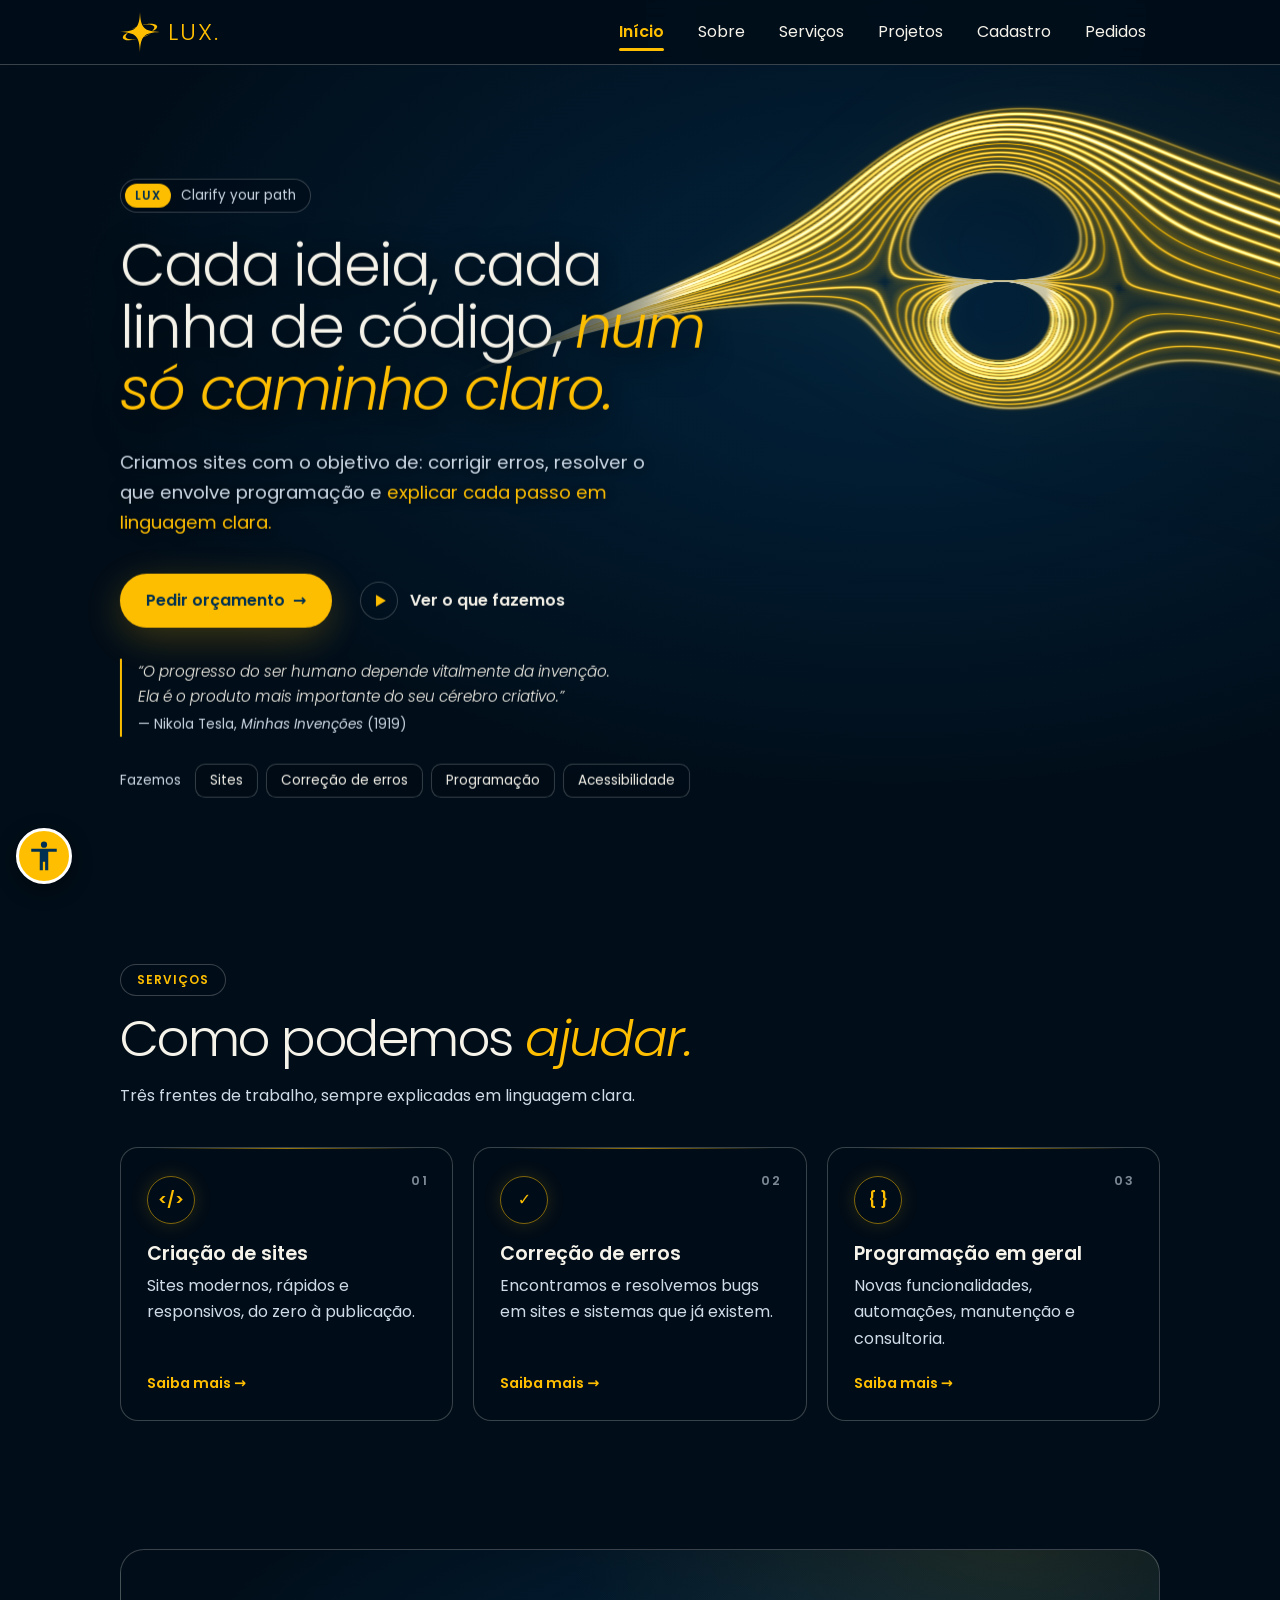
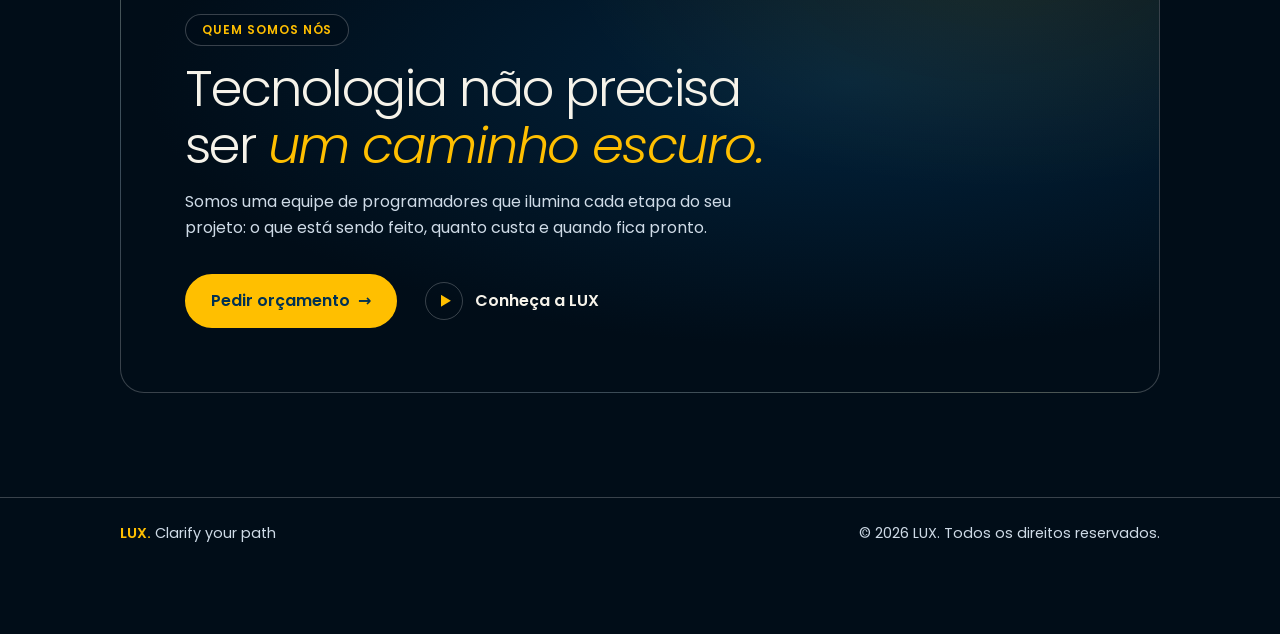
<file: index.html>
<!DOCTYPE html>
<html lang="pt-BR">
<head>
    <meta charset="UTF-8">
    <meta name="viewport" content="width=device-width, initial-scale=1.0">
    <meta name="description" content="LUX — criação de sites, correção de erros e serviços de programação. Clarify your path.">
    <meta name="theme-color" content="#010d18">
    <title>LUX | Clarify your path</title>
    <link rel="icon" href="img/logo.svg" type="image/svg+xml">
    <link rel="preconnect" href="https://fonts.googleapis.com">
    <link rel="preconnect" href="https://fonts.gstatic.com" crossorigin>
    <link href="https://fonts.googleapis.com/css2?family=Poppins:ital,wght@0,300;0,400;0,600;1,300&display=swap" rel="stylesheet" media="print" onload="this.media='all'">
    <link rel="stylesheet" href="oi.css">
    <script defer src="js.js"></script>
    <script type="module" src="heroi.js"></script>
</head>
<body>
    <a class="pular" href="#conteudo">Pular para o conteúdo</a>

    <header class="topo">
        <div class="container topo-linha">
            <a class="marca" href="index.html" aria-label="LUX — página inicial">
                <img src="img/logo.svg" alt="" width="40" height="40">
                <span>LUX.</span>
            </a>
            <button class="menu-botao" type="button" aria-expanded="false" aria-controls="menu">
                <span class="menu-icone" aria-hidden="true"></span>
                <span class="menu-texto">Menu</span>
            </button>
            <nav id="menu" class="menu" aria-label="Principal">
                <ul>
                    <li><a href="index.html" aria-current="page">Início</a></li>
                    <li><a href="sobre.html">Sobre</a></li>
                    <li><a href="servicos.html">Serviços</a></li>
                    <li><a href="projetos.html">Projetos</a></li>
                    <li><a href="cadastro.html">Cadastro</a></li>
                    <li><a href="pedidos.html">Pedidos</a></li>
                </ul>
            </nav>
        </div>
    </header>

    <main id="conteudo">
        <!-- herói no layout do hero-49 (originkit): fios de luz em WebGL, desenhados pelo heroi.js -->
        <section class="heroi" aria-labelledby="titulo-heroi">
            <!-- palco 3D: o fundo fica lá atrás e o texto flutua na frente (heroi.js inclina com o mouse) -->
            <div class="heroi-cena">
                <div class="heroi-fundo" aria-hidden="true">
                    <canvas class="heroi-fios"></canvas>
                </div>
                <div class="container heroi-conteudo">
                    <p class="heroi-selo"><span class="heroi-selo-marca">LUX</span> <span lang="en">Clarify your path</span></p>
                    <h1 id="titulo-heroi">Cada ideia, cada linha de código, <em>num só caminho claro.</em></h1>
                    <p class="heroi-sub">Criamos sites com o objetivo de: corrigir erros, resolver o que envolve programação e <span class="heroi-sub-destaque">explicar cada passo em linguagem clara.</span></p>
                    <div class="acoes">
                        <a class="botao" href="pedidos.html">Pedir orçamento <span aria-hidden="true">→</span></a>
                        <a class="heroi-play" href="servicos.html"><span class="heroi-play-icone" aria-hidden="true"></span>Ver o que fazemos</a>
                    </div>
                    <figure class="heroi-citacao">
                        <blockquote>
                            <p>“O progresso do ser humano depende vitalmente da invenção. Ela é o produto mais importante do seu cérebro criativo.”</p>
                        </blockquote>
                        <figcaption>— Nikola Tesla, <cite>Minhas Invenções</cite> (1919)</figcaption>
                    </figure>
                    <div class="heroi-chips">
                        <span id="titulo-chips">Fazemos</span>
                        <ul aria-labelledby="titulo-chips">
                            <li>Sites</li>
                            <li>Correção de erros</li>
                            <li>Programação</li>
                            <li>Acessibilidade</li>
                        </ul>
                    </div>
                </div>
            </div>
        </section>

        <section class="secao container inicio-servicos" aria-labelledby="titulo-servicos">
            <p class="inicio-selo">Serviços</p>
            <h2 id="titulo-servicos" class="inicio-titulo">Como podemos <em>ajudar.</em></h2>
            <p class="inicio-sub">Três frentes de trabalho, sempre explicadas em linguagem clara.</p>
            <ul class="inicio-cartoes">
                <li class="inicio-cartao">
                    <span class="inicio-numero" aria-hidden="true">01</span>
                    <span class="inicio-icone" aria-hidden="true">&lt;/&gt;</span>
                    <h3>Criação de sites</h3>
                    <p>Sites modernos, rápidos e responsivos, do zero à publicação.</p>
                    <a class="inicio-link" href="servicos.html">Saiba mais <span aria-hidden="true">→</span><span class="visualmente-oculto"> sobre criação de sites</span></a>
                </li>
                <li class="inicio-cartao">
                    <span class="inicio-numero" aria-hidden="true">02</span>
                    <span class="inicio-icone" aria-hidden="true">✓</span>
                    <h3>Correção de erros</h3>
                    <p>Encontramos e resolvemos bugs em sites e sistemas que já existem.</p>
                    <a class="inicio-link" href="servicos.html">Saiba mais <span aria-hidden="true">→</span><span class="visualmente-oculto"> sobre correção de erros</span></a>
                </li>
                <li class="inicio-cartao">
                    <span class="inicio-numero" aria-hidden="true">03</span>
                    <span class="inicio-icone" aria-hidden="true">{ }</span>
                    <h3>Programação em geral</h3>
                    <p>Novas funcionalidades, automações, manutenção e consultoria.</p>
                    <a class="inicio-link" href="servicos.html">Saiba mais <span aria-hidden="true">→</span><span class="visualmente-oculto"> sobre programação em geral</span></a>
                </li>
            </ul>
        </section>

        <section class="secao container" aria-labelledby="titulo-quem">
            <div class="inicio-painel">
                <p class="inicio-selo">Quem somos nós</p>
                <h2 id="titulo-quem" class="inicio-titulo">Tecnologia não precisa ser <em>um caminho escuro.</em></h2>
                <p class="inicio-sub">Somos uma equipe de programadores que ilumina cada etapa do seu projeto: o que está sendo feito, quanto custa e quando fica pronto.</p>
                <div class="acoes">
                    <a class="botao" href="pedidos.html">Pedir orçamento <span aria-hidden="true">→</span></a>
                    <a class="heroi-play" href="sobre.html"><span class="heroi-play-icone" aria-hidden="true"></span>Conheça a LUX</a>
                </div>
            </div>
        </section>
    </main>

    <footer class="rodape">
        <div class="container rodape-linha">
            <p><strong>LUX.</strong> <span lang="en">Clarify your path</span></p>
            <p>&copy; <span data-ano>2026</span> LUX. Todos os direitos reservados.</p>
        </div>
    </footer>
</body>
</html>
</file>
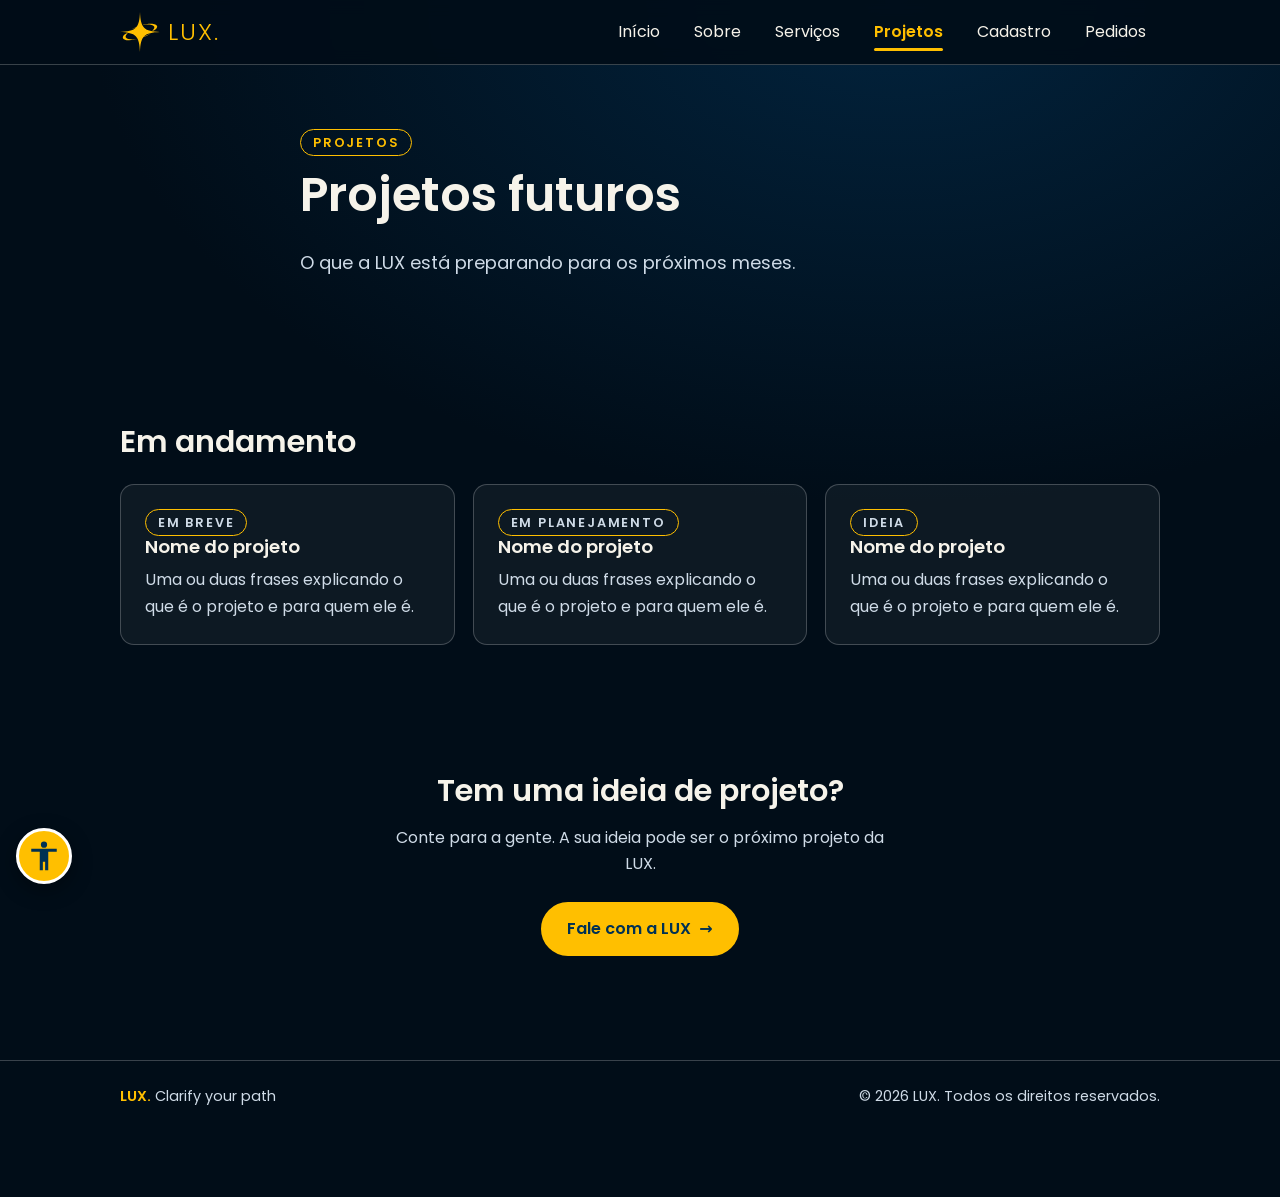
<file: projetos.html>
<!DOCTYPE html>
<html lang="pt-BR">
<head>
    <meta charset="UTF-8">
    <meta name="viewport" content="width=device-width, initial-scale=1.0">
    <meta name="description" content="Projetos futuros da LUX: o que estamos preparando.">
    <meta name="theme-color" content="#010d18">
    <title>Projetos | LUX</title>
    <link rel="icon" href="img/logo.svg" type="image/svg+xml">
    <link rel="preconnect" href="https://fonts.googleapis.com">
    <link rel="preconnect" href="https://fonts.gstatic.com" crossorigin>
    <link href="https://fonts.googleapis.com/css2?family=Poppins:wght@300;400;600&display=swap" rel="stylesheet" media="print" onload="this.media='all'">
    <link rel="stylesheet" href="oi.css">
    <script defer src="js.js"></script>
</head>
<body>
    <a class="pular" href="#conteudo">Pular para o conteúdo</a>

    <header class="topo">
        <div class="container topo-linha">
            <a class="marca" href="index.html" aria-label="LUX — página inicial">
                <img src="img/logo.svg" alt="" width="40" height="40">
                <span>LUX.</span>
            </a>
            <button class="menu-botao" type="button" aria-expanded="false" aria-controls="menu">
                <span class="menu-icone" aria-hidden="true"></span>
                <span class="menu-texto">Menu</span>
            </button>
            <nav id="menu" class="menu" aria-label="Principal">
                <ul>
                    <li><a href="index.html">Início</a></li>
                    <li><a href="sobre.html">Sobre</a></li>
                    <li><a href="servicos.html">Serviços</a></li>
                    <li><a href="projetos.html" aria-current="page">Projetos</a></li>
                    <li><a href="cadastro.html">Cadastro</a></li>
                    <li><a href="pedidos.html">Pedidos</a></li>
                </ul>
            </nav>
        </div>
    </header>

    <main id="conteudo">
        <section class="secao container estreito">
            <p class="etiqueta">Projetos</p>
            <h1>Projetos futuros</h1>
            <p class="destaque">O que a LUX está preparando para os próximos meses.</p>
        </section>

        <section class="secao container" aria-labelledby="titulo-proximos">
            <h2 id="titulo-proximos">Em andamento</h2>
            <!-- para adicionar um projeto, copie um <li class="cartao"> inteiro e troque o texto -->
            <ul class="grade">
                <li class="cartao">
                    <p class="etiqueta">Em breve</p>
                    <h3>Nome do projeto</h3>
                    <p>Uma ou duas frases explicando o que é o projeto e para quem ele é.</p>
                </li>
                <li class="cartao">
                    <p class="etiqueta">Em planejamento</p>
                    <h3>Nome do projeto</h3>
                    <p>Uma ou duas frases explicando o que é o projeto e para quem ele é.</p>
                </li>
                <li class="cartao">
                    <p class="etiqueta">Ideia</p>
                    <h3>Nome do projeto</h3>
                    <p>Uma ou duas frases explicando o que é o projeto e para quem ele é.</p>
                </li>
            </ul>
        </section>

        <section class="secao container chamada">
            <h2>Tem uma ideia de projeto?</h2>
            <p>Conte para a gente. A sua ideia pode ser o próximo projeto da LUX.</p>
            <div class="acoes">
                <a class="botao" href="pedidos.html">Fale com a LUX <span aria-hidden="true">→</span></a>
            </div>
        </section>
    </main>

    <footer class="rodape">
        <div class="container rodape-linha">
            <p><strong>LUX.</strong> <span lang="en">Clarify your path</span></p>
            <p>&copy; <span data-ano>2026</span> LUX. Todos os direitos reservados.</p>
        </div>
    </footer>
</body>
</html>
</file>
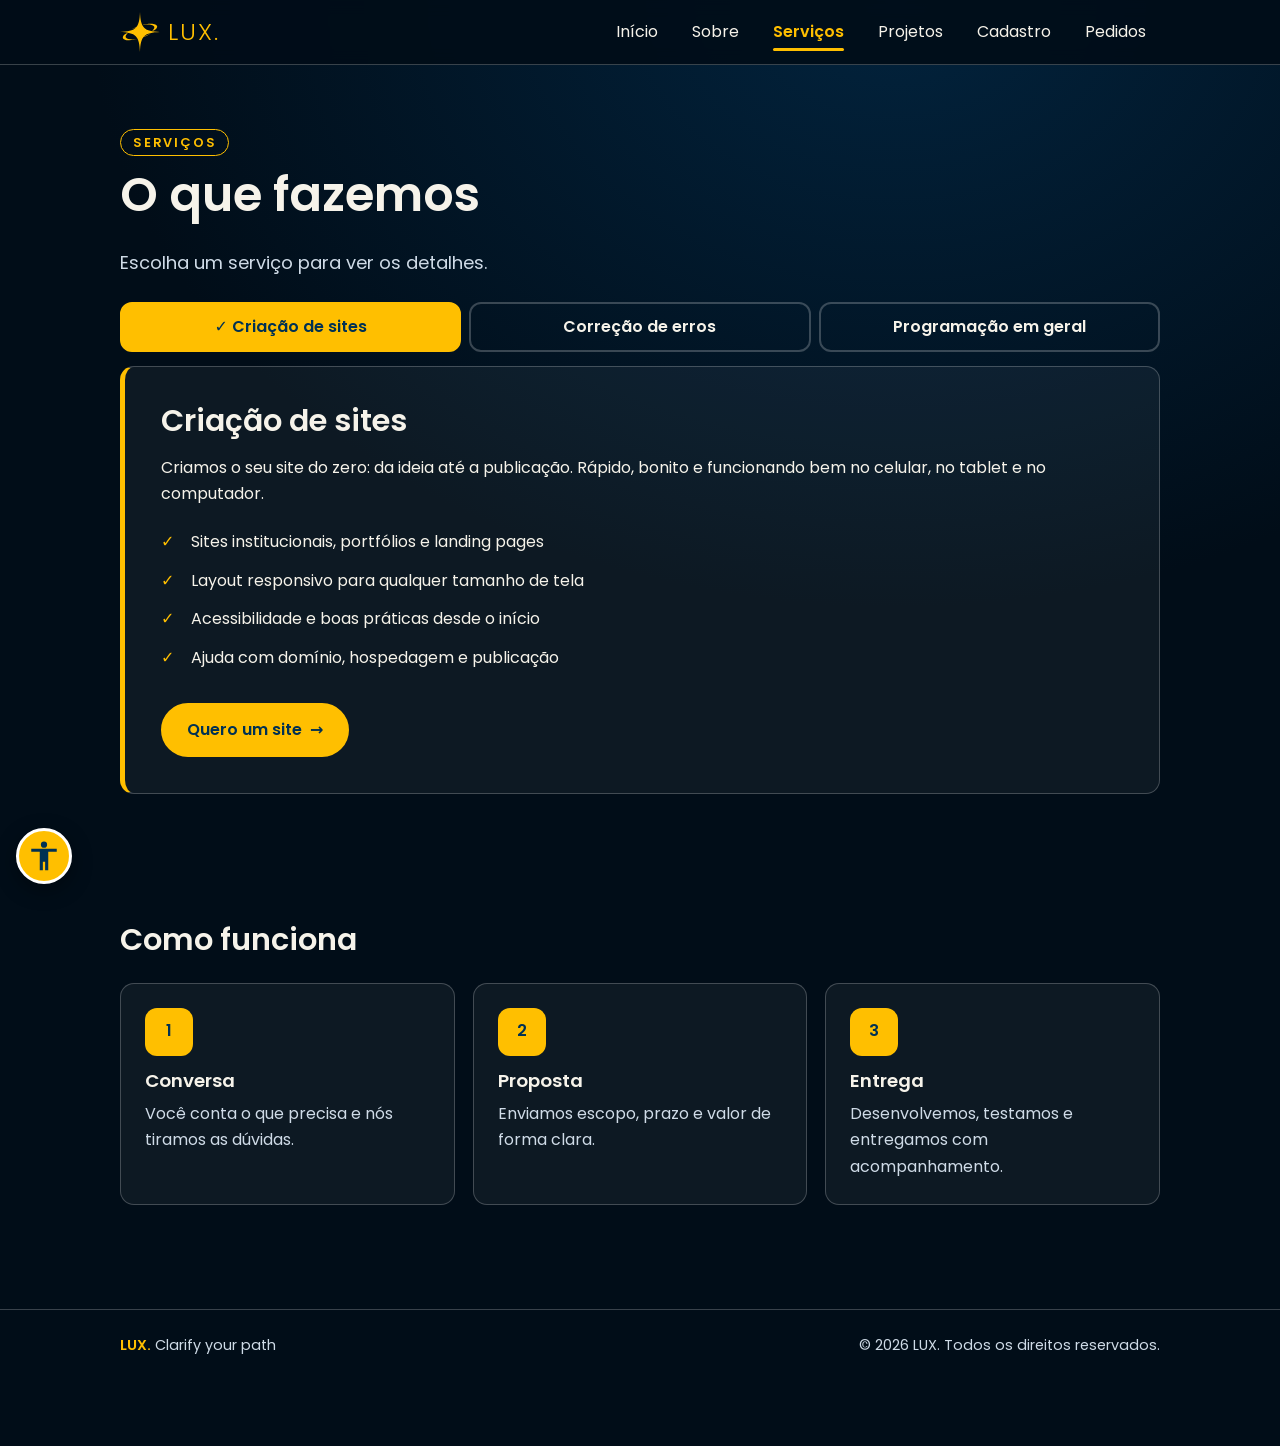
<file: servicos.html>
<!DOCTYPE html>
<html lang="pt-BR">
<head>
    <meta charset="UTF-8">
    <meta name="viewport" content="width=device-width, initial-scale=1.0">
    <meta name="description" content="Serviços da LUX: criação de sites, correção de erros e serviços gerais de programação.">
    <meta name="theme-color" content="#010d18">
    <title>Serviços | LUX</title>
    <link rel="icon" href="img/logo.svg" type="image/svg+xml">
    <link rel="preconnect" href="https://fonts.googleapis.com">
    <link rel="preconnect" href="https://fonts.gstatic.com" crossorigin>
    <link href="https://fonts.googleapis.com/css2?family=Poppins:wght@300;400;600&display=swap" rel="stylesheet" media="print" onload="this.media='all'">
    <link rel="stylesheet" href="oi.css">
    <script defer src="js.js"></script>
</head>
<body>
    <a class="pular" href="#conteudo">Pular para o conteúdo</a>

    <header class="topo">
        <div class="container topo-linha">
            <a class="marca" href="index.html" aria-label="LUX — página inicial">
                <img src="img/logo.svg" alt="" width="40" height="40">
                <span>LUX.</span>
            </a>
            <button class="menu-botao" type="button" aria-expanded="false" aria-controls="menu">
                <span class="menu-icone" aria-hidden="true"></span>
                <span class="menu-texto">Menu</span>
            </button>
            <nav id="menu" class="menu" aria-label="Principal">
                <ul>
                    <li><a href="index.html">Início</a></li>
                    <li><a href="sobre.html">Sobre</a></li>
                    <li><a href="servicos.html" aria-current="page">Serviços</a></li>
                    <li><a href="projetos.html">Projetos</a></li>
                    <li><a href="cadastro.html">Cadastro</a></li>
                    <li><a href="pedidos.html">Pedidos</a></li>
                </ul>
            </nav>
        </div>
    </header>

    <main id="conteudo">
        <section class="secao container">
            <p class="etiqueta">Serviços</p>
            <h1>O que fazemos</h1>
            <p class="destaque">Escolha um serviço para ver os detalhes.</p>

            <div class="abas" data-abas>
                <div class="abas-lista" role="tablist" aria-label="Serviços da LUX">
                    <button type="button" role="tab" id="aba-sites" aria-controls="painel-sites" aria-selected="true">Criação de sites</button>
                    <button type="button" role="tab" id="aba-erros" aria-controls="painel-erros" aria-selected="false">Correção de erros</button>
                    <button type="button" role="tab" id="aba-geral" aria-controls="painel-geral" aria-selected="false">Programação em geral</button>
                </div>

                <section class="painel" role="tabpanel" id="painel-sites" aria-labelledby="aba-sites" tabindex="0">
                    <h2>Criação de sites</h2>
                    <p>Criamos o seu site do zero: da ideia até a publicação. Rápido, bonito e funcionando bem no celular, no tablet e no computador.</p>
                    <ul class="lista-check">
                        <li>Sites institucionais, portfólios e landing pages</li>
                        <li>Layout responsivo para qualquer tamanho de tela</li>
                        <li>Acessibilidade e boas práticas desde o início</li>
                        <li>Ajuda com domínio, hospedagem e publicação</li>
                    </ul>
                    <a class="botao" href="pedidos.html?servico=Cria%C3%A7%C3%A3o%20de%20sites">Quero um site <span aria-hidden="true">→</span></a>
                </section>

                <section class="painel" role="tabpanel" id="painel-erros" aria-labelledby="aba-erros" tabindex="0">
                    <h2>Correção de erros</h2>
                    <p>O seu site ou sistema parou de funcionar, está lento ou se comporta de um jeito estranho? Nós encontramos a causa e resolvemos.</p>
                    <ul class="lista-check">
                        <li>Diagnóstico e correção de bugs</li>
                        <li>Páginas quebradas ou desalinhadas no celular</li>
                        <li>Melhoria de desempenho e velocidade</li>
                        <li>Explicação clara do que estava errado</li>
                    </ul>
                    <a class="botao" href="pedidos.html?servico=Corre%C3%A7%C3%A3o%20de%20erros">Preciso de um conserto <span aria-hidden="true">→</span></a>
                </section>

                <section class="painel" role="tabpanel" id="painel-geral" aria-labelledby="aba-geral" tabindex="0">
                    <h2>Programação em geral</h2>
                    <p>Tem uma necessidade que envolve código e não sabe por onde começar? Conte para a gente: prestamos serviços de programação sob medida.</p>
                    <ul class="lista-check">
                        <li>Novas funcionalidades em projetos existentes</li>
                        <li>Automação de tarefas repetitivas</li>
                        <li>Manutenção e atualização de sistemas</li>
                        <li>Consultoria e orientação técnica</li>
                    </ul>
                    <a class="botao" href="pedidos.html?servico=Programa%C3%A7%C3%A3o%20em%20geral">Conte sua ideia <span aria-hidden="true">→</span></a>
                </section>
            </div>
        </section>

        <section class="secao container" aria-labelledby="titulo-como">
            <h2 id="titulo-como">Como funciona</h2>
            <ol class="grade passos">
                <li class="cartao">
                    <span class="cartao-icone" aria-hidden="true">1</span>
                    <h3>Conversa</h3>
                    <p>Você conta o que precisa e nós tiramos as dúvidas.</p>
                </li>
                <li class="cartao">
                    <span class="cartao-icone" aria-hidden="true">2</span>
                    <h3>Proposta</h3>
                    <p>Enviamos escopo, prazo e valor de forma clara.</p>
                </li>
                <li class="cartao">
                    <span class="cartao-icone" aria-hidden="true">3</span>
                    <h3>Entrega</h3>
                    <p>Desenvolvemos, testamos e entregamos com acompanhamento.</p>
                </li>
            </ol>
        </section>
    </main>

    <footer class="rodape">
        <div class="container rodape-linha">
            <p><strong>LUX.</strong> <span lang="en">Clarify your path</span></p>
            <p>&copy; <span data-ano>2026</span> LUX. Todos os direitos reservados.</p>
        </div>
    </footer>
</body>
</html>
</file>
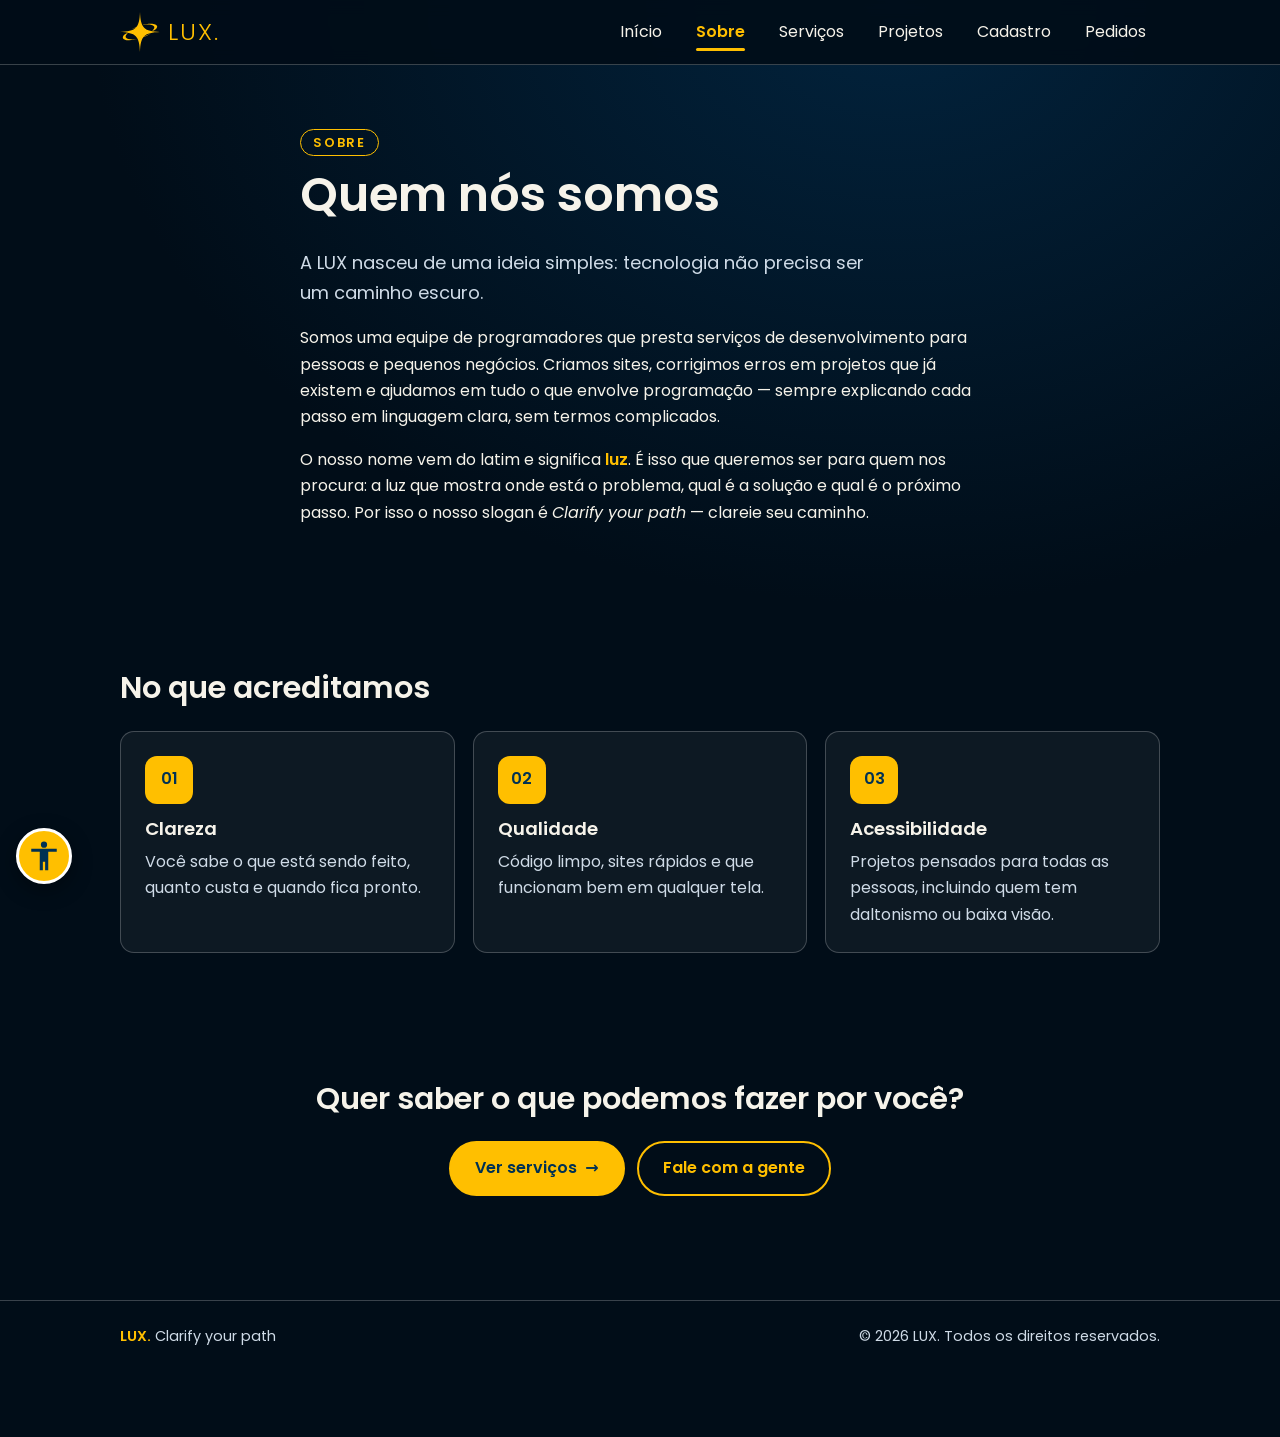
<file: sobre.html>
<!DOCTYPE html>
<html lang="pt-BR">
<head>
    <meta charset="UTF-8">
    <meta name="viewport" content="width=device-width, initial-scale=1.0">
    <meta name="description" content="Conheça a LUX: quem somos e como trabalhamos.">
    <meta name="theme-color" content="#010d18">
    <title>Sobre | LUX</title>
    <link rel="icon" href="img/logo.svg" type="image/svg+xml">
    <link rel="preconnect" href="https://fonts.googleapis.com">
    <link rel="preconnect" href="https://fonts.gstatic.com" crossorigin>
    <link href="https://fonts.googleapis.com/css2?family=Poppins:wght@300;400;600&display=swap" rel="stylesheet" media="print" onload="this.media='all'">
    <link rel="stylesheet" href="oi.css">
    <script defer src="js.js"></script>
</head>
<body>
    <a class="pular" href="#conteudo">Pular para o conteúdo</a>

    <header class="topo">
        <div class="container topo-linha">
            <a class="marca" href="index.html" aria-label="LUX — página inicial">
                <img src="img/logo.svg" alt="" width="40" height="40">
                <span>LUX.</span>
            </a>
            <button class="menu-botao" type="button" aria-expanded="false" aria-controls="menu">
                <span class="menu-icone" aria-hidden="true"></span>
                <span class="menu-texto">Menu</span>
            </button>
            <nav id="menu" class="menu" aria-label="Principal">
                <ul>
                    <li><a href="index.html">Início</a></li>
                    <li><a href="sobre.html" aria-current="page">Sobre</a></li>
                    <li><a href="servicos.html">Serviços</a></li>
                    <li><a href="projetos.html">Projetos</a></li>
                    <li><a href="cadastro.html">Cadastro</a></li>
                    <li><a href="pedidos.html">Pedidos</a></li>
                </ul>
            </nav>
        </div>
    </header>

    <main id="conteudo">
        <section class="secao container estreito">
            <p class="etiqueta">Sobre</p>
            <h1>Quem nós somos</h1>
            <p class="destaque">A LUX nasceu de uma ideia simples: tecnologia não precisa ser um caminho escuro.</p>
            <p>Somos uma equipe de programadores que presta serviços de desenvolvimento para pessoas e pequenos negócios. Criamos sites, corrigimos erros em projetos que já existem e ajudamos em tudo o que envolve programação — sempre explicando cada passo em linguagem clara, sem termos complicados.</p>
            <p>O nosso nome vem do latim e significa <strong>luz</strong>. É isso que queremos ser para quem nos procura: a luz que mostra onde está o problema, qual é a solução e qual é o próximo passo. Por isso o nosso slogan é <em lang="en">Clarify your path</em> — clareie seu caminho.</p>
        </section>

        <section class="secao container" aria-labelledby="titulo-valores">
            <h2 id="titulo-valores">No que acreditamos</h2>
            <ul class="grade">
                <li class="cartao">
                    <span class="cartao-icone" aria-hidden="true">01</span>
                    <h3>Clareza</h3>
                    <p>Você sabe o que está sendo feito, quanto custa e quando fica pronto.</p>
                </li>
                <li class="cartao">
                    <span class="cartao-icone" aria-hidden="true">02</span>
                    <h3>Qualidade</h3>
                    <p>Código limpo, sites rápidos e que funcionam bem em qualquer tela.</p>
                </li>
                <li class="cartao">
                    <span class="cartao-icone" aria-hidden="true">03</span>
                    <h3>Acessibilidade</h3>
                    <p>Projetos pensados para todas as pessoas, incluindo quem tem daltonismo ou baixa visão.</p>
                </li>
            </ul>
        </section>

        <section class="secao container chamada">
            <h2>Quer saber o que podemos fazer por você?</h2>
            <div class="acoes">
                <a class="botao" href="servicos.html">Ver serviços <span aria-hidden="true">→</span></a>
                <a class="botao botao-contorno" href="pedidos.html">Fale com a gente</a>
            </div>
        </section>
    </main>

    <footer class="rodape">
        <div class="container rodape-linha">
            <p><strong>LUX.</strong> <span lang="en">Clarify your path</span></p>
            <p>&copy; <span data-ano>2026</span> LUX. Todos os direitos reservados.</p>
        </div>
    </footer>
</body>
</html>
</file>
<file: oi.css>
/* ===== LUX — identidade visual =====
   Azul da Prússia + âmbar. O par azul/amarelo continua distinguível nos
   tipos mais comuns de daltonismo, e nenhum estado depende só da cor:
   links, abas e erros também usam sublinhado, barra, ícone ou texto. */
:root {
    --azul: #003153;          /* azul da Prússia */
    --azul-fundo: #010d18;    /* azul quase preto, o mesmo do herói */
    --azul-noite: #02233d;
    --azul-claro: #0b4470;
    --ambar: #ffbf00;
    --ambar-claro: #ffd75e;
    --texto: #f6f3ea;
    --texto-suave: #cfdbe7;
    --borda: rgba(255, 255, 255, 0.22);
    --raio: 14px;
}

*,
*::before,
*::after {
    box-sizing: border-box;
}

html {
    scroll-behavior: smooth;
}

body {
    margin: 0;
    min-height: 100vh;
    display: flex;
    flex-direction: column;
    font-family: "Poppins", "Segoe UI", system-ui, sans-serif;
    font-size: 1rem;
    line-height: 1.65;
    color: var(--texto);
    background: var(--azul-fundo) radial-gradient(ellipse 90% 60% at 70% 0%, var(--azul-noite) 0%, var(--azul-fundo) 70%) no-repeat;
}

main {
    flex: 1;
}

img {
    max-width: 100%;
    height: auto;
    display: block;
}

h1,
h2,
h3 {
    line-height: 1.2;
    margin: 0 0 0.5em;
    font-weight: 600;
}

h1 {
    font-size: clamp(2rem, 6vw, 3rem);
}

h2 {
    font-size: clamp(1.4rem, 4vw, 1.9rem);
}

h3 {
    font-size: 1.15rem;
}

p {
    margin: 0 0 1em;
}

a {
    color: var(--ambar);
    text-underline-offset: 0.2em;
}

a:hover {
    color: var(--ambar-claro);
}

strong {
    color: var(--ambar);
    font-weight: 600;
}

/* foco sempre visível para quem navega pelo teclado */
:focus-visible {
    outline: 3px solid #fff;
    outline-offset: 3px;
    border-radius: 4px;
}

.container {
    width: 100%;
    max-width: 1080px;
    margin-inline: auto;
    padding-inline: 20px;
}

.estreito {
    max-width: 720px;
}

.pular {
    position: absolute;
    left: 12px;
    top: -60px;
    z-index: 20;
    padding: 10px 16px;
    background: var(--ambar);
    color: var(--azul);
    font-weight: 600;
    border-radius: 8px;
}

.pular:focus {
    top: 12px;
}

/* ===== Topo e menu ===== */
.topo {
    position: sticky;
    top: 0;
    z-index: 10;
    background: rgba(1, 13, 24, 0.9);
    border-bottom: 1px solid var(--borda);
    backdrop-filter: blur(8px);
}

.topo-linha {
    display: flex;
    align-items: center;
    justify-content: space-between;
    flex-wrap: wrap;
    min-height: 64px;
}

.marca {
    display: inline-flex;
    align-items: center;
    gap: 8px;
    color: var(--ambar);
    font-size: 1.5rem;
    font-weight: 300;
    letter-spacing: 0.08em;
    text-decoration: none;
}

.marca img {
    transition: transform 0.5s ease;
}

.marca:hover img {
    transform: rotate(90deg);
}

.menu-botao {
    display: none;
    align-items: center;
    gap: 10px;
    min-height: 44px;
    padding: 8px 14px;
    font: inherit;
    font-weight: 600;
    color: var(--ambar);
    background: transparent;
    border: 2px solid var(--ambar);
    border-radius: 10px;
    cursor: pointer;
}

.menu-icone,
.menu-icone::before,
.menu-icone::after {
    display: block;
    width: 20px;
    height: 2px;
    background: currentColor;
    border-radius: 2px;
    transition: transform 0.25s ease, background-color 0.25s ease;
}

.menu-icone {
    position: relative;
}

.menu-icone::before,
.menu-icone::after {
    content: "";
    position: absolute;
    left: 0;
}

.menu-icone::before {
    top: -6px;
}

.menu-icone::after {
    top: 6px;
}

.menu-botao[aria-expanded="true"] .menu-icone {
    background: transparent;
}

.menu-botao[aria-expanded="true"] .menu-icone::before {
    transform: translateY(6px) rotate(45deg);
}

.menu-botao[aria-expanded="true"] .menu-icone::after {
    transform: translateY(-6px) rotate(-45deg);
}

.menu ul {
    display: flex;
    gap: 6px;
    margin: 0;
    padding: 0;
    list-style: none;
}

.menu a {
    position: relative;
    display: block;
    padding: 10px 14px;
    color: var(--texto);
    text-decoration: none;
    border-radius: 8px;
    transition: background-color 0.2s ease, color 0.2s ease;
}

.menu a::after {
    content: "";
    position: absolute;
    left: 14px;
    right: 14px;
    bottom: 4px;
    height: 3px;
    background: var(--ambar);
    border-radius: 3px;
    transform: scaleX(0);
    transition: transform 0.25s ease;
}

.menu a:hover {
    background: rgba(255, 255, 255, 0.08);
    color: var(--ambar);
}

.menu a:hover::after,
.menu a[aria-current="page"]::after {
    transform: scaleX(1);
}

.menu a[aria-current="page"] {
    color: var(--ambar);
    font-weight: 600;
}

/* ===== Botões ===== */
.botao {
    display: inline-flex;
    align-items: center;
    justify-content: center;
    gap: 8px;
    min-height: 48px;
    padding: 12px 24px;
    font: inherit;
    font-weight: 600;
    color: var(--azul);
    background: var(--ambar);
    border: 2px solid var(--ambar);
    border-radius: 999px;
    text-decoration: none;
    cursor: pointer;
    transition: transform 0.15s ease, box-shadow 0.2s ease, background-color 0.2s ease, color 0.2s ease;
}

.botao:hover {
    color: var(--azul);
    background: var(--ambar-claro);
    transform: translateY(-3px);
    box-shadow: 0 10px 28px rgba(255, 191, 0, 0.35);
}

.botao:active {
    transform: translateY(0) scale(0.97);
    box-shadow: none;
}

.botao span {
    transition: transform 0.2s ease;
}

.botao:hover span {
    transform: translateX(4px);
}

.botao-contorno {
    color: var(--ambar);
    background: transparent;
}

.botao-contorno:hover {
    color: var(--azul);
    background: var(--ambar);
}

.acoes {
    display: flex;
    flex-wrap: wrap;
    gap: 12px;
    margin-top: 1.5em;
}

/* ===== Início: herói (layout do hero-49 do originkit, nas cores da LUX) ===== */
.heroi {
    position: relative;
    isolation: isolate;
    overflow: hidden;
    display: flex;
    align-items: center;
    min-height: clamp(620px, calc(100vh - 65px), 940px);
    background: radial-gradient(ellipse 90% 80% at 70% 30%, var(--azul-noite) 0%, var(--azul-fundo) 75%);
    /* palco 3D: quanto menor, mais forte a profundidade */
    perspective: 1100px;
    perspective-origin: 50% 40%;
}

/* a cena inteira inclina com o mouse (o heroi.js muda --inclina-x/-y e --rolagem) */
.heroi-cena {
    --inclina-x: 0deg;
    --inclina-y: 0deg;
    --rolagem: 0;
    position: relative;
    display: flex;
    align-items: center;
    width: 100%;
    transform-style: preserve-3d;
    transform: rotateX(var(--inclina-x)) rotateY(var(--inclina-y));
}

/* fundo lá atrás: afundado 280px; a escala devolve o tamanho (1100 / (1100 - 280) ≈ 1.255)
   e a sobra de 8% cobre as bordas quando a cena inclina */
.heroi-fundo {
    position: absolute;
    inset: -8%;
    transform: translateZ(calc(-280px - var(--rolagem) * 160px)) scale(calc(1.255 + var(--rolagem) * 0.18));
    animation: heroi-afasta 1.8s cubic-bezier(0.2, 0.7, 0.2, 1) both;
}

.heroi-fios {
    position: absolute;
    inset: 0;
    width: 100%;
    height: 100%;
}

/* texto na frente: flutua 70px à frente e vem mais ainda ao rolar a página.
   A escala desfaz o aumento da perspectiva (1030 / 1100): parado, o texto fica em 100% e nítido */
.heroi-conteudo {
    position: relative;
    padding-block: clamp(40px, 7vh, 80px);
    transform: translateZ(calc(70px + var(--rolagem) * 150px)) scale(0.9364);
    opacity: calc(1 - var(--rolagem) * 0.7);
    animation: heroi-chega 1.4s cubic-bezier(0.2, 0.7, 0.2, 1) 0.15s both;
}

/* ao abrir: o fundo começa perto e recua; as letras saem de trás e vêm para a frente */
@keyframes heroi-afasta {
    from {
        translate: 0 0 240px;
        opacity: 0.2;
    }
}

@keyframes heroi-chega {
    from {
        translate: 0 0 -420px;
        opacity: 0;
    }
}

.heroi-selo {
    display: inline-flex;
    align-items: center;
    gap: 10px;
    margin: 0 0 1.6em;
    padding: 4px 14px 4px 4px;
    font-size: 0.85rem;
    color: var(--texto-suave);
    background: rgba(1, 13, 24, 0.6);
    border: 1px solid var(--borda);
    border-radius: 999px;
}

.heroi-selo-marca {
    padding: 2px 10px;
    font-size: 0.75rem;
    font-weight: 600;
    letter-spacing: 0.08em;
    color: var(--azul);
    background: var(--ambar);
    border-radius: 999px;
}

.heroi h1 {
    max-width: 16ch;
    margin: 0;
    font-size: clamp(2.4rem, 4.6vw, 4.3rem);
    font-weight: 300;
    line-height: 1.06;
    letter-spacing: -0.03em;
    /* sombra de elevação: as letras parecem soltas do fundo */
    text-shadow: 0 2px 30px rgba(1, 13, 24, 0.8), 0 22px 38px rgba(0, 0, 0, 0.55);
}

.heroi h1 em {
    font-style: italic;
    color: var(--ambar);
}

.heroi-sub {
    max-width: 34rem;
    margin: 1.4em 0 0;
    font-size: clamp(1rem, 1.6vw, 1.15rem);
    color: var(--texto-suave);
    text-shadow: 0 1px 14px #010d18;
}

.heroi-sub-destaque {
    color: var(--ambar);
}

.heroi .acoes {
    align-items: center;
    gap: 14px 28px;
    margin-top: 2.2em;
}

.heroi .botao {
    box-shadow: 0 10px 40px rgba(255, 191, 0, 0.25);
}

/* "play" redondo + texto, como no original */
.heroi-play {
    display: inline-flex;
    align-items: center;
    gap: 12px;
    min-height: 48px;
    font-weight: 600;
    color: var(--texto);
    text-decoration: underline;
    text-decoration-color: transparent;
    text-underline-offset: 6px;
    transition: color 0.2s ease, text-decoration-color 0.2s ease;
}

.heroi-play:hover {
    color: var(--ambar);
    text-decoration-color: currentColor;
}

.heroi-play-icone {
    display: grid;
    place-items: center;
    width: 38px;
    height: 38px;
    border: 1px solid var(--borda);
    border-radius: 50%;
    transition: border-color 0.2s ease;
}

.heroi-play:hover .heroi-play-icone {
    border-color: var(--ambar);
}

.heroi-play-icone::before {
    content: "";
    width: 10px;
    height: 12px;
    margin-left: 3px;
    background: var(--ambar);
    clip-path: polygon(0 0, 100% 50%, 0 100%);
}

/* frase do Tesla */
.heroi-citacao {
    max-width: 32rem;
    margin: 2em 0 0;
    font-size: 0.95rem;
    padding-left: 16px;
    border-left: 2px solid var(--ambar);
}

.heroi-citacao blockquote {
    margin: 0;
}

.heroi-citacao p {
    margin: 0;
    font-style: italic;
    font-weight: 300;
    color: var(--texto);
}

.heroi-citacao figcaption {
    margin-top: 0.4em;
    font-size: 0.85rem;
    color: var(--texto-suave);
}

/* "Fazemos" + etiquetas, como o "Reads from" do original */
.heroi-chips {
    display: flex;
    flex-wrap: wrap;
    align-items: center;
    gap: 10px 14px;
    margin-top: 2em;
    font-size: 0.85rem;
    color: var(--texto-suave);
}

.heroi-chips ul {
    display: flex;
    flex-wrap: wrap;
    gap: 8px;
    margin: 0;
    padding: 0;
    list-style: none;
}

.heroi-chips li {
    padding: 5px 14px;
    color: var(--texto);
    background: rgba(1, 13, 24, 0.55);
    border: 1px solid var(--borda);
    border-radius: 10px;
}

/* no alto contraste, só texto: sem fios por trás */
.a11y-contraste .heroi {
    background: #000;
}

.a11y-contraste .heroi-fios {
    display: none;
}

.slogan {
    font-size: clamp(1.2rem, 4vw, 1.6rem);
    font-weight: 300;
    margin-bottom: 1.2em;
}

.destaque {
    font-size: 1.125rem;
    color: var(--texto-suave);
    max-width: 52ch;
}

/* ===== Seções e cartões ===== */
.secao {
    padding-block: clamp(36px, 7vw, 64px);
}

.etiqueta {
    display: inline-block;
    margin-bottom: 0.8em;
    padding: 2px 12px;
    font-size: 0.8rem;
    font-weight: 600;
    letter-spacing: 0.14em;
    text-transform: uppercase;
    color: var(--ambar);
    border: 1px solid var(--ambar);
    border-radius: 999px;
}

.grade {
    display: grid;
    grid-template-columns: repeat(auto-fit, minmax(230px, 1fr));
    gap: 18px;
    margin: 1.5em 0 0;
    padding: 0;
    list-style: none;
}

.cartao {
    padding: 24px;
    background: rgba(255, 255, 255, 0.05);
    border: 1px solid var(--borda);
    border-radius: var(--raio);
    transition: transform 0.2s ease, border-color 0.2s ease, background-color 0.2s ease;
}

.cartao:hover {
    transform: translateY(-4px);
    border-color: var(--ambar);
    background: rgba(255, 255, 255, 0.08);
}

.cartao p {
    margin: 0;
    color: var(--texto-suave);
}

.cartao-icone {
    display: inline-grid;
    place-items: center;
    min-width: 48px;
    height: 48px;
    margin-bottom: 14px;
    padding-inline: 10px;
    font-weight: 600;
    color: var(--azul);
    background: var(--ambar);
    border-radius: 12px;
}

.chamada {
    text-align: center;
}

.chamada p {
    max-width: 52ch;
    margin-inline: auto;
    color: var(--texto-suave);
}

.chamada .acoes {
    justify-content: center;
}

/* ===== Abas de serviços ===== */
.abas {
    margin-top: 1.5em;
}

.abas-lista {
    display: flex;
    flex-wrap: wrap;
    gap: 8px;
}

.abas-lista button {
    flex: 1 1 180px;
    min-height: 48px;
    padding: 10px 16px;
    font: inherit;
    font-weight: 600;
    color: var(--texto);
    background: transparent;
    border: 2px solid var(--borda);
    border-radius: 12px;
    cursor: pointer;
    transition: background-color 0.2s ease, color 0.2s ease, border-color 0.2s ease, transform 0.15s ease;
}

.abas-lista button:hover {
    border-color: var(--ambar);
    color: var(--ambar);
    transform: translateY(-2px);
}

/* aba ativa: muda a cor de fundo E ganha um marcador ✓ */
.abas-lista button[aria-selected="true"] {
    color: var(--azul);
    background: var(--ambar);
    border-color: var(--ambar);
}

.abas-lista button[aria-selected="true"]::before {
    content: "✓ ";
}

.painel {
    margin-top: 14px;
    padding: clamp(20px, 5vw, 36px);
    background: rgba(255, 255, 255, 0.05);
    border: 1px solid var(--borda);
    border-left: 5px solid var(--ambar);
    border-radius: var(--raio);
}

.painel[role="tabpanel"]:not([hidden]) {
    animation: surgir 0.35s ease;
}

@keyframes surgir {
    from {
        opacity: 0;
        transform: translateY(10px);
    }
}

.lista-check {
    margin: 0 0 1.6em;
    padding: 0;
    list-style: none;
}

.lista-check li {
    position: relative;
    padding: 6px 0 6px 30px;
}

.lista-check li::before {
    content: "✓";
    position: absolute;
    left: 0;
    font-weight: 600;
    color: var(--ambar);
}

/* ===== Formulário ===== */
.formulario {
    display: grid;
    gap: 18px;
    margin-top: 1.5em;
    justify-items: start;
}

.campo {
    width: 100%;
}

.campo label {
    display: block;
    margin-bottom: 6px;
    font-weight: 600;
}

.campo input,
.campo select,
.campo textarea {
    width: 100%;
    min-height: 48px;
    padding: 12px 14px;
    font: inherit;
    color: var(--texto);
    background: rgba(255, 255, 255, 0.07);
    border: 2px solid var(--borda);
    border-radius: 10px;
    transition: border-color 0.2s ease, background-color 0.2s ease;
}

.campo select option {
    color: #111;
}

.campo textarea {
    resize: vertical;
}

.campo input:focus,
.campo select:focus,
.campo textarea:focus {
    outline: none;
    border-color: var(--ambar);
    background: rgba(255, 255, 255, 0.11);
}

/* erro: borda tracejada + ícone + texto, não apenas cor */
.campo [aria-invalid="true"] {
    border-style: dashed;
    border-color: #fff;
}

.erro {
    margin: 6px 0 0;
    font-weight: 600;
    color: #fff;
}

.aviso {
    margin: 0;
    font-weight: 600;
    color: var(--ambar);
}

.aviso:empty {
    display: none;
}

/* erro do servidor: ícone ⚠ + texto branco + borda, não só cor */
.aviso-erro {
    padding: 10px 14px;
    color: #fff;
    border: 2px dashed #fff;
    border-radius: 10px;
}

.botao:disabled {
    opacity: 0.6;
    cursor: wait;
    transform: none;
}

.opcional,
.dica {
    font-weight: 400;
    font-size: 0.9rem;
    color: var(--texto-suave);
}

.dica {
    margin: 6px 0 0;
}

/* ===== Cadastro e pedidos ===== */
.abas .formulario {
    margin-top: 0.5em;
}

.titulo-linha {
    display: flex;
    flex-wrap: wrap;
    align-items: center;
    justify-content: space-between;
    gap: 12px;
}

.titulo-linha h1 {
    margin: 0;
}

.botao-pequeno {
    min-height: 44px;
    padding: 8px 20px;
}

.pedidos-grade {
    display: grid;
    grid-template-columns: minmax(0, 1fr) minmax(0, 1fr);
    gap: 32px;
    align-items: start;
    margin-top: 1.5em;
}

.pedidos-grade > .painel {
    margin-top: 0;
}

.vazio {
    color: var(--texto-suave);
}

.lista-pedidos {
    display: grid;
    gap: 14px;
    margin: 0;
    padding: 0;
    list-style: none;
}

.pedido {
    padding: 18px 20px;
    background: rgba(255, 255, 255, 0.05);
    border: 1px solid var(--borda);
    border-radius: var(--raio);
    overflow-wrap: anywhere;
}

.pedido-topo {
    display: flex;
    flex-wrap: wrap;
    align-items: flex-start;
    justify-content: space-between;
    gap: 8px 12px;
}

.pedido h3 {
    margin: 0;
}

.pedido p {
    margin: 0;
    white-space: pre-line;
}

.pedido-meta {
    margin: 4px 0 10px !important;
    font-size: 0.85rem;
    color: var(--texto-suave);
}

/* selos de status: cada um tem ícone, texto e estilo de borda diferentes */
.selo {
    padding: 2px 12px;
    font-size: 0.85rem;
    font-weight: 600;
    white-space: nowrap;
    border: 2px solid var(--ambar);
    border-radius: 999px;
}

.selo-recebido {
    color: var(--ambar);
}

.selo-emandamento {
    color: var(--azul);
    background: var(--ambar);
}

.selo-concluido {
    color: var(--azul);
    background: #fff;
    border-color: #fff;
}

.selo-cancelado {
    color: var(--texto-suave);
    border-color: var(--texto-suave);
    border-style: dashed;
    text-decoration: line-through;
}

/* ===== Painel do administrador ===== */
.resumo {
    display: flex;
    flex-wrap: wrap;
    gap: 12px;
    margin: 0 0 1.5em;
    padding: 0;
    list-style: none;
}

.resumo li {
    flex: 1 1 140px;
    padding: 14px 18px;
    color: var(--texto-suave);
    background: rgba(255, 255, 255, 0.05);
    border: 1px solid var(--borda);
    border-radius: var(--raio);
}

.resumo strong {
    display: block;
    font-size: 2rem;
    line-height: 1.1;
}

.campo-status {
    max-width: 260px;
    margin-top: 14px;
}

.campo-status label {
    font-size: 0.9rem;
}

.contato-direto {
    margin-top: 2em;
    color: var(--texto-suave);
    overflow-wrap: anywhere;
}

/* ===== Rodapé ===== */
.rodape {
    margin-top: 40px;
    padding-block: 24px;
    border-top: 1px solid var(--borda);
    font-size: 0.9rem;
    color: var(--texto-suave);
}

.rodape-linha {
    display: flex;
    flex-wrap: wrap;
    justify-content: space-between;
    gap: 8px 24px;
}

.rodape p {
    margin: 0;
}

/* ===== Entrada suave ao rolar (classe aplicada pelo js.js) ===== */
.revelar {
    opacity: 0;
    transform: translateY(18px);
    transition: opacity 0.6s ease, transform 0.6s ease;
}

.revelar.visivel {
    opacity: 1;
    transform: none;
}

/* ===== Celular ===== */
@media (max-width: 860px) {
    .pedidos-grade {
        grid-template-columns: 1fr;
    }
}

@media (max-width: 820px) {
    .menu-botao {
        display: inline-flex;
    }

    .menu {
        flex-basis: 100%;
        display: none;
        padding-bottom: 12px;
    }

    .menu.aberto {
        display: block;
    }

    .menu ul {
        flex-direction: column;
        gap: 2px;
    }

    .menu a {
        padding: 12px 14px;
    }
}

@media (max-width: 720px) {
    .menu-botao {
        display: inline-flex;
    }

    .menu {
        flex-basis: 100%;
        display: none;
        padding-bottom: 12px;
    }

    .menu.aberto {
        display: block;
    }

    .menu ul {
        flex-direction: column;
        gap: 2px;
    }

    .menu a {
        padding: 12px 14px;
    }

    /* no celular os fios ficam numa faixa no alto e o texto vem embaixo; sem inclinar */
    .heroi {
        display: block;
        min-height: 0;
    }

    .heroi-cena {
        display: block;
        transform: none;
    }

    .heroi-fundo {
        inset: 0 0 auto;
        height: 300px;
        transform: none;
    }

    .heroi-conteudo {
        transform: none;
        opacity: 1;
    }

    .heroi-conteudo {
        padding-top: 250px;
    }

    .acoes .botao,
    .formulario .botao {
        width: 100%;
    }
}

@media (prefers-reduced-motion: reduce) {
    *,
    *::before,
    *::after {
        animation: none !important;
        transition: none !important;
        scroll-behavior: auto !important;
    }

    .revelar {
        opacity: 1;
        transform: none;
    }
}

/* ===== Acessibilidade: botão e painel (criados pelo js.js) ===== */
.a11y-botao {
    position: fixed;
    left: 16px;
    bottom: calc(16px + env(safe-area-inset-bottom, 0px));
    z-index: 30;
    display: grid;
    place-items: center;
    width: 56px;
    height: 56px;
    padding: 0;
    color: var(--azul);
    background: var(--ambar);
    border: 3px solid #fff;
    border-radius: 50%;
    box-shadow: 0 6px 20px rgba(0, 0, 0, 0.4);
    cursor: pointer;
}

.a11y-botao:hover {
    background: var(--ambar-claro);
}

.a11y-botao svg {
    width: 34px;
    height: 34px;
}

.a11y-painel {
    position: fixed;
    left: 16px;
    bottom: calc(84px + env(safe-area-inset-bottom, 0px));
    z-index: 30;
    width: min(380px, calc(100vw - 32px));
    max-height: calc(100vh - 110px);
    overflow-y: auto;
    padding: 18px;
    color: var(--texto);
    background: var(--azul-fundo);
    border: 2px solid var(--ambar);
    border-radius: var(--raio);
    box-shadow: 0 16px 40px rgba(0, 0, 0, 0.5);
}

.a11y-topo,
.a11y-tamanho {
    display: flex;
    flex-wrap: wrap;
    align-items: center;
    justify-content: space-between;
    gap: 12px;
    margin-bottom: 12px;
}

.a11y-topo h2 {
    margin: 0;
    font-size: 1.25rem;
}

.a11y-tamanho p {
    margin: 0;
    font-weight: 600;
}

.a11y-tamanho-botoes {
    display: flex;
    align-items: center;
    gap: 8px;
}

.a11y-valor {
    min-width: 3.5em;
    text-align: center;
    font-weight: 600;
}

.a11y-fechar,
.a11y-mini {
    min-width: 44px;
    min-height: 44px;
    font: inherit;
    font-weight: 600;
    color: var(--texto);
    background: transparent;
    border: 2px solid var(--borda);
    border-radius: 10px;
    cursor: pointer;
}

.a11y-fechar:hover,
.a11y-mini:hover:not(:disabled) {
    color: var(--ambar);
    border-color: var(--ambar);
}

.a11y-mini:disabled {
    opacity: 0.45;
    cursor: not-allowed;
}

.a11y-grade {
    display: grid;
    grid-template-columns: repeat(2, minmax(0, 1fr));
    gap: 8px;
    margin-bottom: 14px;
}

.a11y-opcao {
    display: flex;
    align-items: flex-start;
    gap: 8px;
    min-height: 44px;
    padding: 10px;
    font: inherit;
    text-align: left;
    color: var(--texto);
    background: rgba(255, 255, 255, 0.05);
    border: 2px solid var(--borda);
    border-radius: 10px;
    cursor: pointer;
}

.a11y-opcao:hover {
    border-color: var(--ambar);
}

/* ligado = borda, fundo e um ✓ (não depende só da cor) */
.a11y-opcao[aria-pressed="true"] {
    background: rgba(255, 191, 0, 0.16);
    border-color: var(--ambar);
}

.a11y-opcao[aria-pressed="true"] strong::after {
    content: " ✓";
}

.a11y-icone {
    flex: none;
    width: 1.6em;
    font-size: 1.1rem;
    line-height: 1.3;
    text-align: center;
}

.a11y-opcao-texto {
    display: flex;
    flex-direction: column;
    min-width: 0;
    line-height: 1.3;
}

.a11y-opcao strong {
    font-size: 0.92rem;
}

.a11y-opcao small {
    font-size: 0.78rem;
    color: var(--texto-suave);
}

.a11y-ouvir,
.a11y-redefinir {
    width: 100%;
}

.a11y-dica {
    margin: 6px 0 12px;
    font-size: 0.8rem;
    color: var(--texto-suave);
}

/* o botão fixo não cobre o texto do rodapé */
.rodape {
    padding-bottom: calc(88px + env(safe-area-inset-bottom, 0px));
}

@media (max-width: 360px) {
    .a11y-grade {
        grid-template-columns: 1fr;
    }
}

/* ===== Acessibilidade: modos (classes no <html>) ===== */
.a11y-contraste {
    --azul: #000;
    --azul-fundo: #000;
    --azul-claro: #000;
    --ambar: #ffff00;
    --ambar-claro: #ffff8a;
    --texto: #fff;
    --texto-suave: #fff;
    --borda: #fff;
}

.a11y-contraste body {
    background: #000;
}

.a11y-contraste .topo {
    background: #000;
    backdrop-filter: none;
}

.a11y-contraste a {
    text-decoration: underline;
}

.a11y-fonte body,
.a11y-fonte body * {
    font-family: "Atkinson Hyperlegible", Verdana, Tahoma, sans-serif !important;
}

/* espaçamentos do critério 1.4.12 da WCAG */
.a11y-espacamento body * {
    line-height: 1.9 !important;
    letter-spacing: 0.12em !important;
    word-spacing: 0.16em !important;
}

.a11y-espacamento p {
    margin-bottom: 2em;
}

.a11y-links a {
    text-decoration: underline !important;
    text-decoration-thickness: 2px !important;
    outline: 2px dashed var(--ambar);
    outline-offset: 3px;
}

.a11y-animacao,
.a11y-animacao *,
.a11y-animacao *::before,
.a11y-animacao *::after {
    animation: none !important;
    transition: none !important;
    scroll-behavior: auto !important;
}

.a11y-animacao .revelar {
    opacity: 1;
    transform: none;
}

.a11y-cursor,
.a11y-cursor * {
    cursor: url("data:image/svg+xml,%3Csvg xmlns='http://www.w3.org/2000/svg' width='48' height='48' viewBox='0 0 24 24'%3E%3Cpath d='M4 2l15 10.5-6.8 1.4 4 7.2-2.8 1.5-4-7.2L4 20z' fill='%23000' stroke='%23fff' stroke-width='1.4' stroke-linejoin='round'/%3E%3C/svg%3E") 8 4, auto !important;
}

.guia-leitura {
    position: fixed;
    left: 0;
    right: 0;
    z-index: 25;
    background: rgba(0, 0, 0, 0.62);
    pointer-events: none;
}

.guia-cima {
    top: 0;
    border-bottom: 4px solid var(--ambar);
}

.guia-baixo {
    bottom: 0;
    border-top: 4px solid var(--ambar);
}

/* ===== Início: seções abaixo do herói, na mesma linguagem dele ===== */
.visualmente-oculto {
    position: absolute;
    width: 1px;
    height: 1px;
    overflow: hidden;
    clip-path: inset(50%);
    white-space: nowrap;
}

/* etiqueta em pílula, como o selo "LUX · Clarify your path" do herói */
.inicio-selo {
    display: inline-flex;
    align-items: center;
    margin: 0 0 1.2em;
    padding: 5px 16px;
    font-size: 0.75rem;
    font-weight: 600;
    letter-spacing: 0.08em;
    text-transform: uppercase;
    color: var(--ambar);
    background: rgba(1, 13, 24, 0.6);
    border: 1px solid var(--borda);
    border-radius: 999px;
}

/* títulos finos com o final em itálico âmbar, como no herói */
.inicio-titulo {
    max-width: 20ch;
    margin: 0;
    font-size: clamp(2rem, 4vw, 3.2rem);
    font-weight: 300;
    line-height: 1.1;
    letter-spacing: -0.03em;
}

.inicio-titulo em {
    font-style: italic;
    color: var(--ambar);
}

.inicio-sub {
    max-width: 36rem;
    margin: 1em 0 0;
    color: var(--texto-suave);
}

/* cartões escuros, numerados, com um fio âmbar no topo */
.inicio-cartoes {
    display: grid;
    grid-template-columns: repeat(auto-fit, minmax(min(100%, 300px), 1fr));
    gap: 20px;
    margin: 2.4em 0 0;
    padding: 0;
    list-style: none;
}

.inicio-cartao {
    position: relative;
    isolation: isolate;
    overflow: hidden;
    display: flex;
    flex-direction: column;
    padding: 28px 26px 24px;
    background: rgba(1, 13, 24, 0.7);
    border: 1px solid var(--borda);
    border-radius: 18px;
    transition: transform 0.25s ease, border-color 0.25s ease;
}

/* fio de luz no topo do cartão */
.inicio-cartao::before {
    content: "";
    position: absolute;
    top: 0;
    left: 10%;
    right: 10%;
    height: 1px;
    background: linear-gradient(90deg, transparent, var(--ambar), transparent);
    opacity: 0.6;
    transition: opacity 0.25s ease, left 0.25s ease, right 0.25s ease;
}

/* brilho âmbar que aparece ao passar o mouse */
.inicio-cartao::after {
    content: "";
    position: absolute;
    inset: 0;
    z-index: -1;
    background: radial-gradient(ellipse 80% 60% at 50% 0%, rgba(255, 191, 0, 0.14), transparent 70%);
    opacity: 0;
    transition: opacity 0.25s ease;
}

.inicio-cartao:hover,
.inicio-cartao:focus-within {
    transform: translateY(-4px);
    border-color: rgba(255, 191, 0, 0.45);
}

.inicio-cartao:hover::before,
.inicio-cartao:focus-within::before {
    left: 0;
    right: 0;
    opacity: 1;
}

.inicio-cartao:hover::after,
.inicio-cartao:focus-within::after {
    opacity: 1;
}

.inicio-numero {
    position: absolute;
    top: 22px;
    right: 24px;
    font-size: 0.8rem;
    font-weight: 600;
    letter-spacing: 0.14em;
    color: var(--texto-suave);
    opacity: 0.6;
}

/* ícone num círculo com borda, como o "play" do herói */
.inicio-icone {
    display: grid;
    place-items: center;
    width: 48px;
    height: 48px;
    margin-bottom: 18px;
    font-weight: 600;
    color: var(--ambar);
    border: 1px solid rgba(255, 191, 0, 0.5);
    border-radius: 50%;
    box-shadow: 0 0 18px rgba(255, 191, 0, 0.15);
}

.inicio-cartao h3 {
    margin: 0 0 0.4em;
    font-size: 1.2rem;
    font-weight: 600;
}

.inicio-cartao p {
    flex: 1;
    margin: 0;
    color: var(--texto-suave);
}

.inicio-link {
    align-self: flex-start;
    margin-top: 1.4em;
    font-size: 0.9rem;
    font-weight: 600;
    color: var(--ambar);
    text-decoration: underline;
    text-decoration-color: transparent;
    text-underline-offset: 5px;
    transition: text-decoration-color 0.2s ease;
}

.inicio-link:hover {
    text-decoration-color: currentColor;
}

/* painel "Quem somos nós" com o mesmo brilho de fundo do herói */
.inicio-painel {
    position: relative;
    overflow: hidden;
    padding: clamp(32px, 6vw, 64px);
    background:
        radial-gradient(ellipse 70% 90% at 85% 0%, rgba(255, 191, 0, 0.10), transparent 60%),
        radial-gradient(ellipse 90% 80% at 70% 30%, var(--azul-noite) 0%, var(--azul-fundo) 75%);
    border: 1px solid var(--borda);
    border-radius: 24px;
}

.inicio-painel .acoes {
    align-items: center;
    gap: 14px 28px;
    margin-top: 2em;
}

.a11y-contraste .inicio-cartao,
.a11y-contraste .inicio-painel {
    background: #000;
}
</file>
